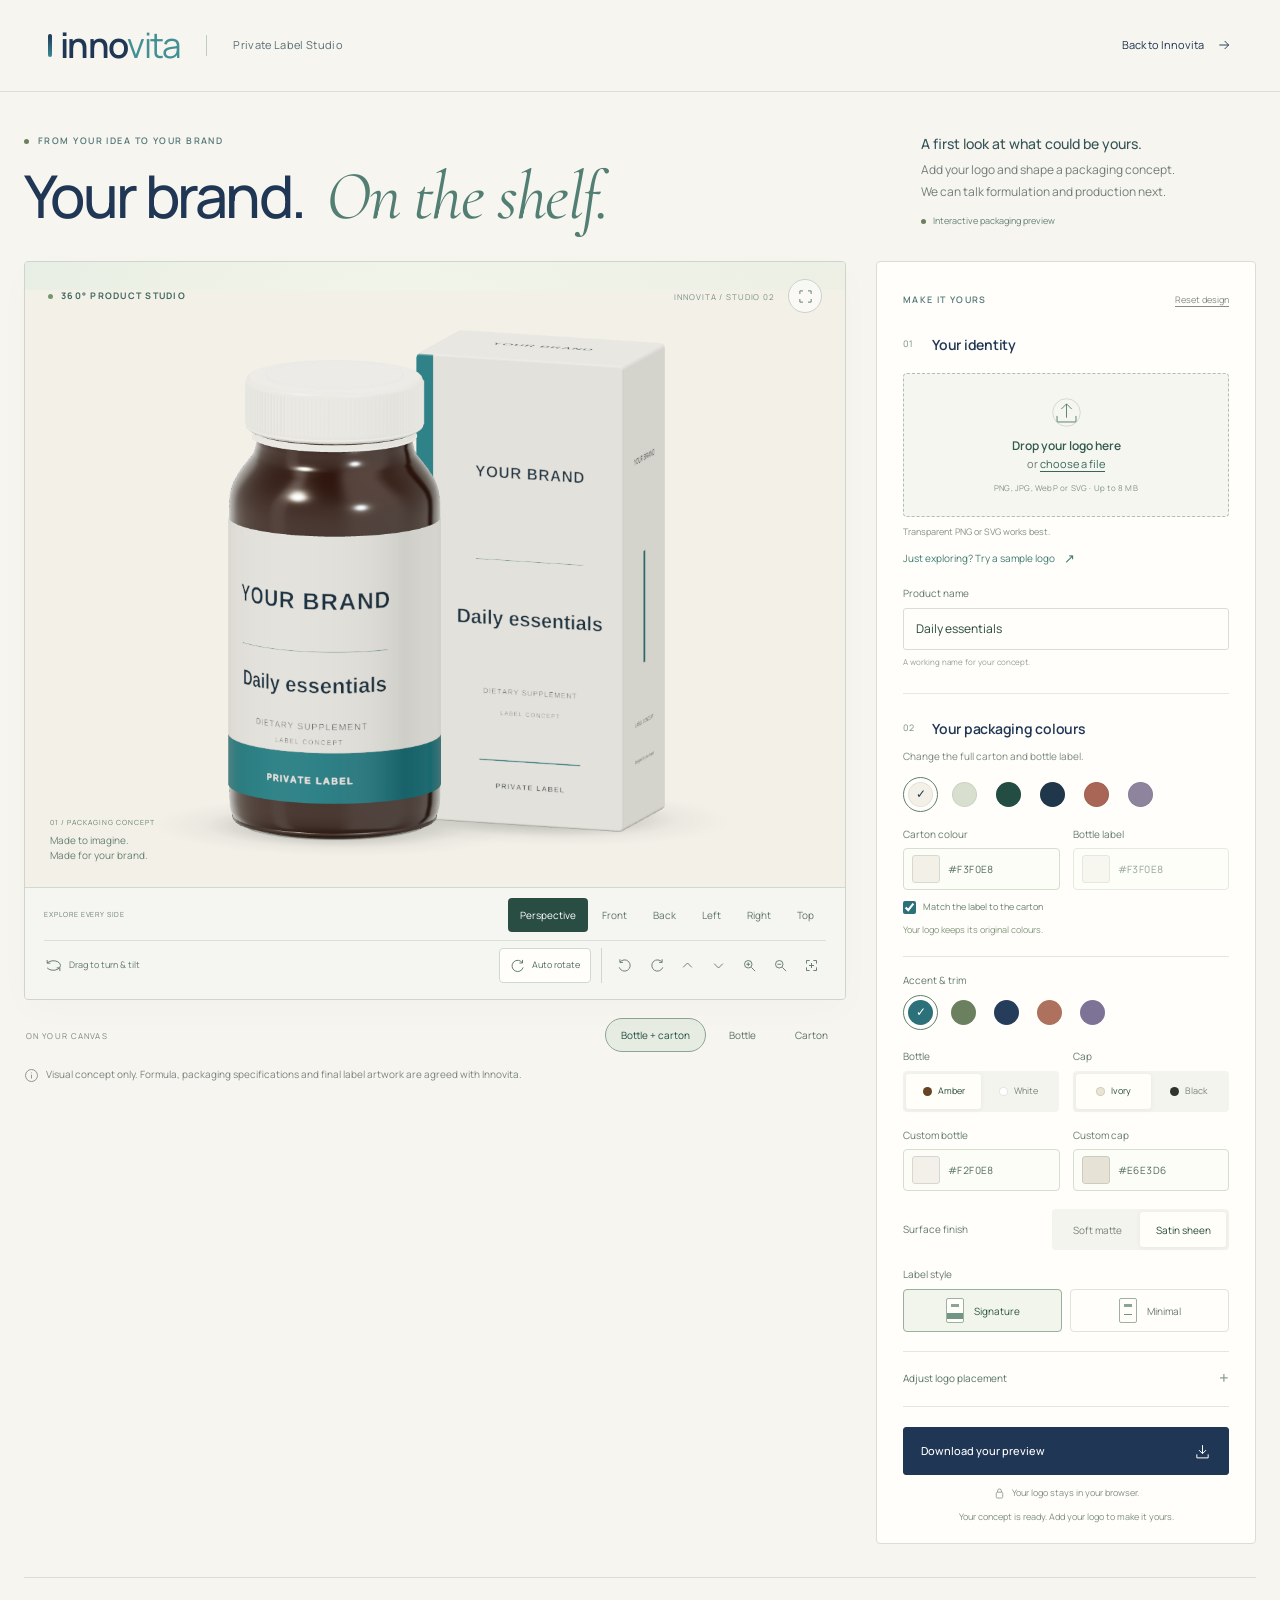
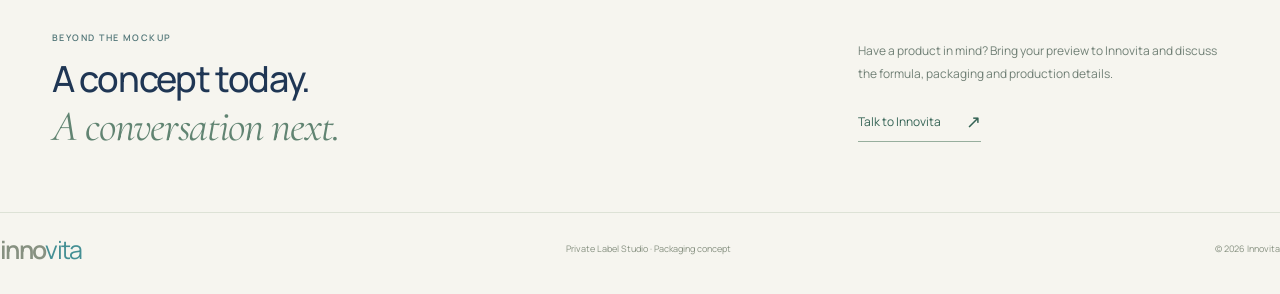
<file: private-label/index.html>
<!doctype html>
<html lang="en">
<head>
  <meta charset="utf-8">
  <meta name="viewport" content="width=device-width, initial-scale=1">
  <title>Private Label Studio | Innovita</title>
  <meta name="description" content="See your logo on a supplement bottle and carton. Explore a packaging concept with Innovita's private label studio.">
  <meta name="robots" content="noindex, nofollow">
  <meta name="theme-color" content="#f6f5ef">
  <link rel="icon" href="assets/favicon.svg" type="image/svg+xml">
  <link rel="preconnect" href="https://fonts.googleapis.com">
  <link rel="preconnect" href="https://fonts.gstatic.com" crossorigin>
  <link href="https://fonts.googleapis.com/css2?family=Manrope:wght@400;500;600;700;800&family=Cormorant+Garamond:wght@400;500;600&display=swap" rel="stylesheet">
  <link rel="stylesheet" href="assets/studio.css?v=20260928-premium2b">
  <script src="assets/three-r160.min.js" defer></script>
  <script src="assets/scene.js?v=20260928-premium2b" defer></script>
  <script src="assets/studio.js?v=20260928-premium2b" defer></script>
</head>
<body data-scene="loading">
  <a class="skip-link" href="#studio">Skip to the studio</a>
  <header class="site-header">
    <a class="wordmark" href="/" aria-label="Innovita home"><i aria-hidden="true"></i>inno<span>vita</span></a>
    <div class="header-context"><span class="header-divider" aria-hidden="true"></span>Private Label Studio</div>
    <a class="back-link" href="/">Back to Innovita <svg viewBox="0 0 24 24" aria-hidden="true"><path d="M5 12h14m-6-6 6 6-6 6"/></svg></a>
  </header>

  <main>
    <section class="studio-intro" aria-labelledby="studio-title">
      <div class="intro-heading"><div class="eyebrow"><span aria-hidden="true"></span>FROM YOUR IDEA TO YOUR BRAND</div><h1 id="studio-title">Your brand. <br><em>On the shelf.</em></h1></div>
      <div class="intro-copy"><p>A first look at what could be yours.</p><p>Add your logo and shape a packaging concept.<br>We can talk formulation and production next.</p><span class="concept-tag"><i aria-hidden="true"></i>Interactive packaging preview</span><button type="button" id="mobile-upload" class="mobile-upload"><span id="mobile-upload-label">Upload your logo</span><svg viewBox="0 0 24 24" aria-hidden="true"><path d="M12 17V4m-5 5 5-5 5 5M4 16v5h16v-5"/></svg></button><p id="mobile-upload-status" class="mobile-upload-status" aria-hidden="true"></p></div>
    </section>

    <section id="studio" class="studio-workspace" aria-label="Private label packaging studio">
      <div class="preview-column">
        <div class="preview-shell">
          <div class="preview-heading"><span class="live-indicator"><i aria-hidden="true"></i>360° PRODUCT STUDIO</span><div class="preview-heading-actions"><span class="studio-edition">INNOVITA / STUDIO 02</span><button type="button" id="expand-preview" class="icon-button" aria-label="Open fullscreen preview" title="Fullscreen preview"><svg viewBox="0 0 24 24" aria-hidden="true"><path d="M8 3H3v5m13-5h5v5M3 16v5h5m13-5v5h-5"/></svg></button></div></div>
          <div class="scene-surface" id="scene-surface">
            <div class="scene-word" aria-hidden="true">yours.</div>
            <div id="preview-mount" role="img" aria-label="Interactive preview of a supplement bottle and carton with your branding"></div>
            <svg id="fallback-preview" viewBox="0 0 800 650" role="img" aria-label="Packaging concept preview" xmlns="http://www.w3.org/2000/svg">
              <defs>
                <linearGradient id="bottle-glass" x1="0" x2="1"><stop stop-color="#3a210f"/><stop offset=".3" stop-color="#6f492e"/><stop offset=".56" stop-color="#382012"/><stop offset=".88" stop-color="#4e2e17"/><stop offset="1" stop-color="#241a12"/></linearGradient>
                <linearGradient id="cap-light" x1="0" x2="1"><stop stop-color="#c6c5b7"/><stop offset=".3" stop-color="#faf8e9"/><stop offset="1" stop-color="#c9c8bd"/></linearGradient>
                <linearGradient id="label-light" x1="0" x2="1"><stop stop-color="#d9d9ce"/><stop offset=".28" stop-color="#fffef5"/><stop offset=".8" stop-color="#f7f6ec"/><stop offset="1" stop-color="#d4d4c9"/></linearGradient>
                <radialGradient id="ground-shadow"><stop stop-color="#263b342e"/><stop offset="1" stop-color="#263b3400"/></radialGradient>
                <pattern id="cap-ribs" width="4" height="50" patternUnits="userSpaceOnUse"><path d="M1 0v50" stroke="#797b6940" stroke-width="1"/></pattern>
              </defs>
              <ellipse cx="403" cy="574" rx="300" ry="49" fill="url(#ground-shadow)"/>
              <g transform="translate(204 140) rotate(-4 100 200)">
                <path d="M0 20 181 0 230 30 49 50Z" fill="#f8f8ef" data-fallback-paper="carton"/>
                <path d="M181 0 230 30V390L181 361Z" fill="#d6ded1" data-fallback-paper="carton"/>
                <path d="M0 20 181 0V361L0 382Z" fill="#f4f5eb" stroke="#d0d7c8" data-fallback-paper="carton"/>
                <path d="M0 299 181 279V338L0 359Z" fill="#2c707a" data-fallback-accent/>
                <g transform="translate(0 20) skewY(-6)">
                  <text data-fallback-placeholder data-fallback-paper-text="carton" x="91" y="116" text-anchor="middle" fill="#1f3654" font-family="Arial,sans-serif" font-weight="600" font-size="21">YOUR BRAND</text>
                  <image id="fallback-logo-carton" x="31" y="53" width="120" height="100" preserveAspectRatio="xMidYMid meet"/>
                  <text id="fallback-product-carton" x="91" y="212" text-anchor="middle" fill="#1f3654" font-family="Arial,sans-serif" font-size="17">Daily essentials</text>
                  <text data-fallback-paper-text="carton" x="91" y="240" text-anchor="middle" fill="#64736c" font-family="Arial,sans-serif" font-size="8" letter-spacing="1">DIETARY SUPPLEMENT</text>
                  <text data-fallback-accent-text x="91" y="316" text-anchor="middle" fill="#fff" font-family="Arial,sans-serif" font-size="9" letter-spacing="1">LABEL CONCEPT</text>
                </g>
              </g>
              <g transform="translate(430 105) rotate(5 98 230)">
                <path d="M26 80V60H170V80Q169 96 180 117Q196 138 196 170V419Q196 450 168 454H28Q0 450 0 419V170Q0 136 15 116Q26 96 26 80Z" fill="url(#bottle-glass)" stroke="#392619"/>
                <rect x="20" y="28" width="157" height="60" rx="10" fill="url(#cap-light)"/>
                <rect x="21" y="37" width="155" height="42" rx="3" fill="url(#cap-ribs)"/>
                <ellipse cx="99" cy="29" rx="77" ry="12" fill="#f0efe4"/>
                <path d="M1 196Q98 211 195 196V411Q98 428 1 411Z" fill="url(#label-light)" data-fallback-paper="label"/>
                <path id="fallback-band" d="M1 356Q98 371 195 356V397Q98 414 1 397Z" fill="#2c707a" data-fallback-accent/>
                <text data-fallback-placeholder data-fallback-paper-text="label" x="99" y="254" text-anchor="middle" fill="#1f3654" font-family="Arial,sans-serif" font-weight="600" font-size="20">YOUR BRAND</text>
                <image id="fallback-logo" x="34" y="213" width="131" height="84" preserveAspectRatio="xMidYMid meet"/>
                <text id="fallback-product" x="99" y="321" text-anchor="middle" fill="#1f3654" font-family="Arial,sans-serif" font-size="17">Daily essentials</text>
                <text data-fallback-paper-text="label" x="99" y="340" text-anchor="middle" fill="#64736c" font-family="Arial,sans-serif" font-size="7" letter-spacing="1">DIETARY SUPPLEMENT</text>
                <text data-fallback-accent-text x="99" y="389" text-anchor="middle" fill="#fff" font-family="Arial,sans-serif" font-size="9" letter-spacing="1">LABEL CONCEPT</text>
              </g>
            </svg>
            <div class="scene-caption" aria-hidden="true"><span>01 / PACKAGING CONCEPT</span><span>Made to imagine.<br>Made for your brand.</span></div>
          </div>
          <div class="preview-tools">
            <div class="view-presets"><span>EXPLORE EVERY SIDE</span><div class="view-switch" role="group" aria-label="Preview angle"><button type="button" data-view="angle" aria-pressed="true">Perspective</button><button type="button" data-view="front" aria-pressed="false">Front</button><button type="button" data-view="back" aria-pressed="false">Back</button><button type="button" data-view="left" aria-pressed="false">Left</button><button type="button" data-view="right" aria-pressed="false">Right</button><button type="button" data-view="top" aria-pressed="false">Top</button></div></div>
            <div class="orbit-toolbar"><span class="drag-hint"><svg viewBox="0 0 24 24" aria-hidden="true"><path d="M4 9a9 6 0 1 1 0 6M4 5v4h4M20 19v-4h-4"/></svg>Drag to turn &amp; tilt</span><button type="button" id="auto-rotate" class="motion-button" aria-pressed="false"><svg viewBox="0 0 24 24" aria-hidden="true"><path d="M20 8a9 9 0 1 0 1 7m-1-7V3m0 5h-5"/></svg><span>Auto rotate</span></button><button type="button" id="orbit-mode" class="motion-button" aria-pressed="false"><svg viewBox="0 0 24 24" aria-hidden="true"><ellipse cx="12" cy="12" rx="10" ry="4"/><ellipse cx="12" cy="12" rx="4" ry="10"/></svg><span>Free orbit</span></button><div class="rotation-controls"><button type="button" id="rotate-left" class="icon-button" aria-label="Rotate packaging left" title="Rotate left"><svg viewBox="0 0 24 24"><path d="M8 7H3V2M3 7a9 9 0 1 1-1 8"/></svg></button><button type="button" id="rotate-right" class="icon-button" aria-label="Rotate packaging right" title="Rotate right"><svg viewBox="0 0 24 24"><path d="M16 7h5V2m0 5a9 9 0 1 0 1 8"/></svg></button><button type="button" id="tilt-up" class="icon-button" aria-label="Tilt view up" title="Tilt up"><svg viewBox="0 0 24 24"><path d="m5 15 7-7 7 7"/></svg></button><button type="button" id="tilt-down" class="icon-button" aria-label="Tilt view down" title="Tilt down"><svg viewBox="0 0 24 24"><path d="m5 9 7 7 7-7"/></svg></button><button type="button" id="zoom-in" class="icon-button" aria-label="Zoom in" title="Zoom in"><svg viewBox="0 0 24 24"><circle cx="10" cy="10" r="6"/><path d="m15 15 6 6M10 7v6m-3-3h6"/></svg></button><button type="button" id="zoom-out" class="icon-button" aria-label="Zoom out" title="Zoom out"><svg viewBox="0 0 24 24"><circle cx="10" cy="10" r="6"/><path d="m15 15 6 6M7 10h6"/></svg></button><button type="button" id="reset-view" class="icon-button" aria-label="Reset view" title="Reset view"><svg viewBox="0 0 24 24"><path d="M4 9V4h5m6 0h5v5M4 15v5h5m6 0h5v-5M8 12h8m-4-4v8"/></svg></button></div></div>
          </div>
        </div>
        <div class="packaging-picker" role="group" aria-label="Packaging shown"><span>ON YOUR CANVAS</span><div><button type="button" data-packaging="set" aria-pressed="true">Bottle + carton</button><button type="button" data-packaging="bottle" aria-pressed="false">Bottle</button><button type="button" data-packaging="carton" aria-pressed="false">Carton</button></div></div>
        <p class="preview-note"><svg viewBox="0 0 20 20" aria-hidden="true"><circle cx="10" cy="10" r="8"/><path d="M10 9v5m0-8v1"/></svg>Visual concept only. Formula, packaging specifications and final label artwork are agreed with Innovita.</p>
      </div>

      <aside class="design-panel" aria-label="Customize your packaging">
        <div class="panel-heading"><span class="eyebrow">MAKE IT YOURS</span><button type="button" id="reset-design">Reset design</button></div>
        <section class="control-section identity-section" aria-labelledby="identity-heading">
          <h2 id="identity-heading"><span>01</span>Your identity</h2>
          <label id="logo-dropzone" for="logo-file" tabindex="0" role="button" aria-label="Upload your brand logo">
            <svg class="upload-symbol" viewBox="0 0 36 36" aria-hidden="true"><path d="M18 24V8m-6 6 6-6 6 6M7 22v7h22v-7"/><circle cx="18" cy="18" r="16"/></svg>
            <strong>Drop your logo here</strong><span>or <u>choose a file</u></span><small>PNG, JPG, WebP or SVG · Up to 8 MB</small>
          </label>
          <input id="logo-file" class="visually-hidden" type="file" accept="image/png,image/jpeg,image/webp,image/svg+xml,.png,.jpg,.jpeg,.webp,.svg" aria-label="Choose logo file">
          <div id="logo-preview" hidden><span id="logo-thumb"><img alt="Your uploaded logo"></span><span id="logo-filename"></span><button type="button" id="logo-remove" aria-label="Remove uploaded logo">Remove</button></div>
          <p id="upload-status" class="upload-status" role="status" aria-live="polite">Transparent PNG or SVG works best.</p>
          <button type="button" id="sample-logo" class="sample-link">Just exploring? Try a sample logo <span aria-hidden="true">↗</span></button>
          <button type="button" id="sample-logo-light" class="sample-link" hidden>Try a light demo logo <span aria-hidden="true">↗</span></button>
          <div class="field"><label for="product-name">Product name</label><input id="product-name" type="text" maxlength="42" value="Daily essentials" autocomplete="off" spellcheck="false"><span class="field-hint">A working name for your concept.</span></div>
        </section>

        <section class="control-section finish-section" aria-labelledby="finish-heading">
          <h2 id="finish-heading"><span>02</span>Your packaging colours</h2>
          <p class="colour-intro">Change the full carton and bottle label.</p>
          <div class="colour-swatches packaging-swatches" role="group" aria-label="Packaging colour palette">
            <button type="button" data-packaging-color="#f3f0e8" aria-pressed="true" aria-label="Warm ivory packaging" style="--swatch:#f3f0e8;--tick:#1f3654"><span></span></button>
            <button type="button" data-packaging-color="#d9dfcf" aria-pressed="false" aria-label="Soft sage packaging" style="--swatch:#d9dfcf;--tick:#1f3654"><span></span></button>
            <button type="button" data-packaging-color="#234d42" aria-pressed="false" aria-label="Forest green packaging" style="--swatch:#234d42"><span></span></button>
            <button type="button" data-packaging-color="#20364b" aria-pressed="false" aria-label="Deep navy packaging" style="--swatch:#20364b"><span></span></button>
            <button type="button" data-packaging-color="#a96556" aria-pressed="false" aria-label="Terracotta packaging" style="--swatch:#a96556"><span></span></button>
            <button type="button" data-packaging-color="#8e849e" aria-pressed="false" aria-label="Muted lavender packaging" style="--swatch:#8e849e"><span></span></button>
          </div>
          <div class="colour-input-grid"><label class="colour-input"><span>Carton colour</span><span class="colour-input-control"><input id="packaging-color" type="color" value="#f3f0e8" aria-label="Custom carton colour"><output id="packaging-color-value" for="packaging-color">#F3F0E8</output></span></label><label class="colour-input"><span>Bottle label</span><span class="colour-input-control"><input id="label-color" type="color" value="#f3f0e8" aria-label="Custom bottle label colour"><output id="label-color-value" for="label-color">#F3F0E8</output></span></label></div>
          <label class="link-colours"><input type="checkbox" id="link-label-color" checked>Match the label to the carton</label>
          <p id="colour-hint" class="colour-hint">Your logo keeps its original colours.</p>
          <div class="control-label accent-label">Accent &amp; trim</div><div class="colour-swatches" role="group" aria-label="Label accent colour">
            <button type="button" data-accent="#2c707a" aria-pressed="true" aria-label="Ocean teal" style="--swatch:#2c707a"><span></span></button>
            <button type="button" data-accent="#6a805f" aria-pressed="false" aria-label="Botanical green" style="--swatch:#6a805f"><span></span></button>
            <button type="button" data-accent="#253d5b" aria-pressed="false" aria-label="Midnight blue" style="--swatch:#253d5b"><span></span></button>
            <button type="button" data-accent="#ad715d" aria-pressed="false" aria-label="Warm terracotta" style="--swatch:#ad715d"><span></span></button>
            <button type="button" data-accent="#7c7396" aria-pressed="false" aria-label="Soft lavender" style="--swatch:#7c7396"><span></span></button>
          </div>
          <div class="finish-grid"><div><span class="control-label">Bottle</span><div class="segmented" role="group" aria-label="Bottle finish"><button type="button" data-bottle="amber" aria-pressed="true"><i class="finish-dot amber"></i>Amber</button><button type="button" data-bottle="white" aria-pressed="false"><i class="finish-dot white"></i>White</button></div></div><div><span class="control-label">Cap</span><div class="segmented" role="group" aria-label="Cap finish"><button type="button" data-cap="ivory" aria-pressed="true"><i class="finish-dot ivory"></i>Ivory</button><button type="button" data-cap="black" aria-pressed="false"><i class="finish-dot black"></i>Black</button></div></div></div>
          <div class="colour-input-grid material-colours"><label class="colour-input"><span>Custom bottle</span><span class="colour-input-control"><input id="bottle-color" type="color" value="#f2f0e8" aria-label="Custom bottle colour"><output id="bottle-color-value" for="bottle-color">#F2F0E8</output></span></label><label class="colour-input"><span>Custom cap</span><span class="colour-input-control"><input id="cap-color" type="color" value="#e6e3d6" aria-label="Custom cap colour"><output id="cap-color-value" for="cap-color">#E6E3D6</output></span></label></div>
          <div class="surface-finish"><span class="control-label">Surface finish</span><div class="segmented" role="group" aria-label="Surface finish"><button type="button" data-surface-finish="matte" aria-pressed="false">Soft matte</button><button type="button" data-surface-finish="satin" aria-pressed="true">Satin sheen</button></div></div>
          <div class="style-field"><span class="control-label">Label style</span><div class="label-style-options" role="group" aria-label="Label style"><button type="button" data-label-style="signature" aria-pressed="true"><i class="style-icon signature" aria-hidden="true"></i>Signature</button><button type="button" data-label-style="minimal" aria-pressed="false"><i class="style-icon minimal" aria-hidden="true"></i>Minimal</button></div></div>
          <details class="placement-details"><summary>Adjust logo placement <span aria-hidden="true">+</span></summary><div class="range-field"><label for="logo-scale">Logo size <output id="logo-scale-value" for="logo-scale">100%</output></label><input id="logo-scale" type="range" min="65" max="150" value="100" step="1"></div><div class="range-field"><label for="logo-position">Vertical position <output id="logo-position-value" for="logo-position">0</output></label><input id="logo-position" type="range" min="-15" max="15" value="0" step="1"></div></details>
        </section>

        <div class="panel-delivery"><button type="button" id="download-preview" class="button-primary" disabled><span>Download your preview</span><svg viewBox="0 0 24 24" aria-hidden="true"><path d="M12 3v12m-5-5 5 5 5-5M4 16v5h16v-5"/></svg></button><p class="privacy-note"><svg viewBox="0 0 20 20" aria-hidden="true"><rect x="5" y="8" width="10" height="9" rx="2"/><path d="M7 8V6a3 3 0 0 1 6 0v2"/></svg>Your logo stays in your browser.</p><p id="studio-status" class="studio-status" role="status" aria-live="polite">Preparing your studio...</p><a id="download-ready" class="download-ready" hidden download>Save PNG</a></div>
      </aside>
    </section>

    <section class="next-step" aria-labelledby="next-title"><div><span class="eyebrow">BEYOND THE MOCKUP</span><h2 id="next-title">A concept today.<br><em>A conversation next.</em></h2></div><div><p>Have a product in mind? Bring your preview to Innovita and discuss the formula, packaging and production details.</p><a href="/#contact" target="_blank" rel="noopener" class="contact-link">Talk to Innovita <span aria-hidden="true">↗</span></a></div></section>
  </main>

  <footer class="site-footer"><a class="wordmark" href="/" aria-label="Innovita home">inno<span>vita</span></a><span>Private Label Studio · Packaging concept</span><span>© 2026 Innovita</span></footer>
  <noscript><div class="no-script">Enable JavaScript to add your logo and customize the packaging. The example above is a static concept.</div></noscript>
</body>
</html>
</file>
<file: private-label/assets/studio.css>
:root{color-scheme:light;--ink:#1f3654;--ink-muted:#657179;--teal:#2c707a;--cream:#f6f5ef;--line:#dbdfd8;--white:#fffefa;--sans:"Manrope",Arial,sans-serif;--serif:"Cormorant Garamond",Georgia,serif}
*{box-sizing:border-box}html{scroll-behavior:smooth}body{margin:0;background:var(--cream);color:var(--ink);font:400 14px/1.65 var(--sans);-webkit-font-smoothing:antialiased}button,input{font:inherit}button,a,input,summary{-webkit-tap-highlight-color:transparent}button{cursor:pointer}a{color:inherit;text-decoration:none}button:disabled{cursor:wait;opacity:.55}button:focus-visible,a:focus-visible,input:focus-visible,summary:focus-visible,[tabindex]:focus-visible{outline:3px solid #2c707a;outline-offset:4px}button svg,a svg{width:20px;height:20px;fill:none;stroke:currentColor;stroke-width:1.4;flex-shrink:0}[hidden]{display:none!important}.visually-hidden{position:absolute;width:1px;height:1px;padding:0;margin:-1px;overflow:hidden;clip:rect(0,0,0,0);white-space:nowrap;border:0}.skip-link{position:fixed;top:10px;left:10px;padding:10px 20px;background:var(--ink);color:#fff;transform:translateY(-180%);z-index:30}.skip-link:focus{transform:none}
.site-header{height:92px;max-width:1440px;margin:auto;display:flex;align-items:center;gap:27px;border-bottom:1px solid var(--line);padding:0 48px}.wordmark{font-weight:600;font-size:35px;letter-spacing:-1.7px;line-height:1;display:inline-flex;align-items:center}.wordmark>span{color:#448f94;font-weight:400}.wordmark>i{width:4px;height:23px;border-radius:3px;background:linear-gradient(#1f3654,#3a8b95);margin-right:8px}.wordmark>sup{font-size:9px;font-weight:400;letter-spacing:0;align-self:flex-start;margin:2px 0 0 3px}.header-context{display:flex;align-items:center;gap:26px;color:#596e74;font-size:11px;letter-spacing:.03em}.header-divider{height:21px;border-left:1px solid #becbc8}.back-link{margin-left:auto;display:flex;align-items:center;gap:12px;font-size:11px}.back-link svg{width:16px;height:16px}.back-link:hover{color:var(--teal)}
main{max-width:1344px;margin:auto;padding:0 24px}.studio-intro{display:flex;justify-content:space-between;align-items:flex-end;padding:39px 0 31px;gap:40px}.eyebrow{font-size:9px;font-weight:600;letter-spacing:.16em;color:#537779;display:flex;align-items:center;gap:9px}.eyebrow>span{height:5px;width:5px;border-radius:50%;background:#6a805f}.studio-intro h1{font-size:59px;line-height:.98;font-weight:500;letter-spacing:-2.7px;margin:14px 0 0}.studio-intro h1 br{display:none}.studio-intro h1 em{font-family:var(--serif);font-size:1.17em;font-weight:400;color:#527e73;letter-spacing:-1.8px;margin-left:12px}.intro-copy{padding-bottom:1px;min-width:335px}.intro-copy p{margin:0;color:#727e7c;font-size:12px;line-height:1.8}.intro-copy p:first-child{font-size:14px;color:#355257;font-weight:500;margin-bottom:3px}.concept-tag{display:flex;align-items:center;gap:7px;font-size:9px;color:#668178;margin-top:12px}.concept-tag i{width:5px;height:5px;background:#6a805f;border-radius:50%}
.studio-workspace{display:grid;grid-template-columns:minmax(0,1fr) 380px;gap:30px;align-items:start;padding-bottom:33px}.preview-column{position:sticky;top:20px;min-width:0}.preview-shell{position:relative;background:#e9eee7;border:1px solid #d5ded3;border-radius:4px;overflow:hidden}.preview-heading{position:absolute;inset:25px 27px auto;display:flex;justify-content:space-between;align-items:center;gap:10px;z-index:4;pointer-events:none}.live-indicator{font-size:9px;color:#3d6860;letter-spacing:.13em;font-weight:600;display:flex;align-items:center;gap:8px}.live-indicator i{width:5px;height:5px;background:#77976e;border-radius:50%}.studio-edition{font-size:8px;letter-spacing:.11em;color:#789083}.scene-surface{position:relative;isolation:isolate;height:575px;overflow:hidden;background:radial-gradient(ellipse at 47% 30%,#f8faf0 0,#f0f3e7 31%,transparent 70%),linear-gradient(145deg,#e7eee4,#eff0e4 65%,#e1e9df)}.scene-word{position:absolute;left:0;right:0;top:13%;text-align:center;color:#68866b13;font-family:var(--serif);font-style:italic;font-size:clamp(170px,24vw,310px);line-height:1;letter-spacing:-.05em;pointer-events:none;z-index:0}#preview-mount{position:absolute;inset:28px 0 0;z-index:2;touch-action:pan-y}#preview-mount canvas{display:block;width:100%;height:100%;outline:none}#fallback-preview{position:absolute;inset:22px 0 0;width:100%;height:calc(100% - 22px);z-index:1;pointer-events:none}body[data-scene=ready] #fallback-preview{visibility:hidden}body[data-scene=fallback] #preview-mount{display:none}.scene-caption{position:absolute;bottom:24px;left:25px;display:grid;gap:5px;color:#668273;z-index:3;pointer-events:none}.scene-caption span:first-child{font-size:7px;letter-spacing:.14em}.scene-caption span:last-child{font-size:10px;line-height:1.5}.preview-tools{height:64px;background:#ffffff47;border-top:1px solid #cfdbcd;display:flex;align-items:center;gap:12px;padding:0 22px;position:relative;z-index:4}.drag-hint{display:flex;align-items:center;gap:8px;color:#62796b;font-size:10px}.drag-hint svg{width:19px;height:19px;fill:none;stroke:currentColor;stroke-width:1.2}.view-switch{display:flex;align-items:center;gap:3px;margin-left:auto}.view-switch button{border:0;background:transparent;border-radius:3px;color:#738178;padding:8px 12px;min-height:37px;font-size:10px}.view-switch button[aria-pressed=true]{background:#ffffffe3;color:#264d45;box-shadow:0 1px 5px #2948370a}.rotation-controls{display:flex;align-items:center;border-left:1px solid #cbd6c8;padding-left:9px;gap:2px}.icon-button{display:grid;place-items:center;min-width:34px;height:37px;background:transparent;color:#587362;border:0;border-radius:4px}.icon-button svg{width:15px;height:15px}.icon-button:hover{background:#fff8}.packaging-picker{display:flex;align-items:center;justify-content:space-between;gap:18px;padding:18px 2px 10px}.packaging-picker>span{font-size:8px;letter-spacing:.14em;color:#7a8780}.packaging-picker>div{display:flex;gap:7px}.packaging-picker button{font-size:10px;color:#5d7269;border:1px solid transparent;background:transparent;border-radius:30px;min-height:34px;padding:6px 15px;white-space:nowrap}.packaging-picker button[aria-pressed=true]{border-color:#8ca493;background:#e7ece3;color:#234e42}.preview-note{font-size:10px;line-height:1.7;color:#7b8580;display:flex;align-items:flex-start;gap:7px;max-width:640px;margin:4px 0 0}.preview-note svg{width:15px;height:15px;fill:none;stroke:currentColor;stroke-width:1.1;flex-shrink:0;margin-top:2px}
.design-panel{background:#fffefa;border:1px solid #e0e2d9;border-radius:4px;padding:25px 26px 18px;min-width:0}.panel-heading{display:flex;justify-content:space-between;align-items:center;gap:10px;margin-bottom:20px}.panel-heading .eyebrow{font-size:9px;letter-spacing:.15em}.panel-heading>button{padding:3px 0;background:transparent;border:0;color:#858b86;text-decoration:underline;text-underline-offset:3px;font-size:9px;min-height:26px}.control-section h2{margin:0 0 17px;font-size:14px;font-weight:600;letter-spacing:-.25px;display:flex;align-items:center;gap:11px}.control-section h2>span{font-size:9px;font-weight:500;letter-spacing:0;color:#88a098;min-width:18px}.identity-section{padding-bottom:24px;border-bottom:1px solid #e6e7df}#logo-dropzone{display:flex;align-items:center;justify-content:center;flex-direction:column;min-height:144px;cursor:pointer;border:1px dashed #aebfb3;border-radius:4px;background:#f4f6ef;padding:16px 10px;transition:background .2s,border-color .2s}#logo-dropzone:hover,#logo-dropzone[data-dragging=true],#logo-dropzone.drag-over{background:#eaf0e4;border-color:#2c707a}.upload-symbol{width:31px;height:31px;fill:none;stroke:#597e70;stroke-width:1.1;margin-bottom:9px}.upload-symbol circle{stroke:#b6c8b8;stroke-width:.65}#logo-dropzone strong{font-size:12px;font-weight:600;line-height:1.5;color:#335951}#logo-dropzone>span{font-size:11px;color:#6c7c70}#logo-dropzone u{text-underline-offset:3px;color:#38665c}#logo-dropzone small{font-size:8px;letter-spacing:.025em;color:#869488;margin-top:8px}.upload-status{min-height:15px;font-size:9px;color:#849187;margin:8px 0 4px;line-height:1.6}.upload-status[data-error=true],.upload-status.is-error{color:#a54432}.sample-link{border:0;background:transparent;padding:0;min-height:28px;color:#407b72;font-size:10px;display:flex;align-items:center;gap:9px}.sample-link span{font-size:13px}#logo-preview{display:flex;align-items:center;gap:11px;background:#f2f5ee;border-radius:4px;padding:8px;margin-top:10px}#logo-thumb{width:40px;height:40px;border:1px solid #e1e5dc;border-radius:3px;background:#fff;display:grid;place-items:center;flex-shrink:0}#logo-thumb img{max-width:34px;max-height:34px;object-fit:contain}#logo-filename{font-size:10px;overflow:hidden;text-overflow:ellipsis;white-space:nowrap;flex:1;min-width:0}#logo-remove{border:0;background:transparent;font-size:9px;color:#697b71;text-decoration:underline;min-height:34px}.field{margin-top:14px}.field>label,.control-label{display:block;font-size:10px;color:#63796f;line-height:1.5;margin-bottom:7px}.field input{width:100%;background:#fffefb;border:1px solid #d9ded4;color:#274639;border-radius:3px;min-height:42px;padding:9px 12px;font-size:12px;outline-offset:2px}.field-hint{font-size:8px;color:#94a094;display:block;margin-top:5px}.finish-section{padding-top:23px}.colour-swatches{display:flex;gap:8px;margin-bottom:19px}.colour-swatches button{height:35px;width:35px;border-radius:50%;background:transparent;padding:4px;border:1px solid transparent;display:grid;place-items:center}.colour-swatches button>span{display:block;border-radius:50%;width:25px;height:25px;background:var(--swatch);position:relative}.colour-swatches button[aria-pressed=true]{border-color:#617e6e}.colour-swatches button[aria-pressed=true]>span:after{content:'✓';color:white;font-size:12px;position:absolute;inset:0;display:grid;place-items:center}.finish-grid{display:grid;grid-template-columns:1fr 1fr;gap:14px}.segmented{display:flex;background:#f3f4ee;padding:3px;border-radius:4px}.segmented button{min-height:35px;flex:1;display:flex;align-items:center;justify-content:center;gap:6px;font-size:9px;white-space:nowrap;border:0;border-radius:3px;background:transparent;color:#79847a;padding:5px}.segmented button[aria-pressed=true]{background:#fffef9;color:#284d3d;box-shadow:0 1px 5px #293c2910}.finish-dot{width:9px;height:9px;border-radius:50%;border:1px solid #26382820}.finish-dot.amber{background:#684424}.finish-dot.white{background:#fff}.finish-dot.ivory{background:#e8e5d5}.finish-dot.black{background:#30332e}.style-field{margin-top:17px}.label-style-options{display:flex;gap:8px}.label-style-options button{border:1px solid #dfe3da;border-radius:4px;min-height:43px;background:transparent;flex:1;display:flex;align-items:center;justify-content:center;gap:10px;font-size:10px;color:#6b7c6e}.label-style-options button[aria-pressed=true]{border-color:#9caf9e;background:#f1f5eb;color:#305746}.style-icon{width:18px;height:25px;border:1px solid #9eb09e;border-radius:2px;position:relative;background:#fffef9}.style-icon:before{content:'';position:absolute;top:5px;left:4px;right:4px;height:3px;background:#8da492}.style-icon.signature:after{content:'';position:absolute;bottom:3px;left:0;right:0;height:6px;background:#739586}.style-icon.minimal:after{content:'';position:absolute;bottom:7px;left:4px;right:4px;border-top:1px solid #739586}.placement-details{margin-top:19px;border-top:1px solid #e4e7dd}.placement-details summary{list-style:none;display:flex;justify-content:space-between;align-items:center;cursor:pointer;padding:12px 0;font-size:10px;color:#567363;min-height:43px}.placement-details summary::-webkit-details-marker{display:none}.placement-details summary span{font-size:17px;color:#7c927e;font-weight:400}.placement-details[open] summary span{transform:rotate(45deg)}.range-field{margin:4px 0 14px}.range-field label{display:flex;justify-content:space-between;font-size:10px;color:#738473;margin-bottom:4px}.range-field output{color:#375e48;font-variant-numeric:tabular-nums}.range-field input{width:100%;height:20px;accent-color:#2c707a;cursor:pointer}.panel-delivery{border-top:1px solid #e4e7dd;padding-top:20px;margin-top:2px}.button-primary{display:flex;width:100%;align-items:center;justify-content:space-between;gap:13px;min-height:48px;padding:12px 17px;border:1px solid var(--ink);border-radius:3px;background:var(--ink);color:white;font-size:11px;font-weight:500;transition:background .2s,transform .2s}.button-primary:hover{background:#294665;transform:translateY(-1px)}.button-primary svg{height:17px;width:17px}.privacy-note{display:flex;justify-content:center;gap:6px;align-items:center;font-size:9px;margin:11px 0 0;color:#839080}.privacy-note svg{height:13px;width:13px;fill:none;stroke:currentColor;stroke-width:1.2}.studio-status{font-size:9px;line-height:1.6;text-align:center;color:#81907e;margin:9px 0 0;min-height:14px}.studio-status[data-error=true],.studio-status.is-error{color:#a54432}
.next-step{border-top:1px solid #d8ded2;display:grid;grid-template-columns:1fr 1fr;gap:60px;align-items:center;padding:53px 28px 60px}.next-step h2{font-size:36px;letter-spacing:-1.3px;line-height:1.18;font-weight:500;margin:13px 0 0}.next-step h2 em{font-family:var(--serif);font-size:1.2em;font-weight:400;color:#618472}.next-step>div:last-child{max-width:370px;justify-self:end}.next-step p{font-size:12px;color:#718076;line-height:1.9;margin:0 0 16px}.contact-link{display:inline-flex;gap:25px;align-items:center;border-bottom:1px solid #97ae9d;padding:5px 0;font-size:12px;color:#356355}.contact-link span{font-size:18px}.site-footer{max-width:1296px;margin:auto;padding:24px 0 32px;border-top:1px solid #dde2d6;display:flex;align-items:center;justify-content:space-between;gap:25px;color:#879181;font-size:9px}.site-footer .wordmark{font-size:25px}.no-script{background:#fff6db;color:#58491d;padding:16px;position:fixed;bottom:0;inset-inline:0;z-index:20;text-align:center}
@media(min-width:1500px){main{max-width:1440px;padding-inline:48px}.scene-surface{height:610px}.studio-workspace{grid-template-columns:minmax(0,1fr) 390px;gap:38px}.site-footer{max-width:1344px}}
@media(max-width:1100px){.site-header{padding-inline:30px}.studio-intro h1{font-size:48px}.studio-intro h1 br{display:block}.studio-intro h1 em{margin-left:0}.studio-workspace{grid-template-columns:minmax(0,1fr) 340px;gap:20px}.design-panel{padding:23px 21px 17px}.scene-surface{height:575px}.preview-tools{padding-inline:13px;gap:8px}.drag-hint{font-size:9px;gap:5px}.view-switch button{padding-inline:7px}.rotation-controls{padding-left:6px}.icon-button{min-width:29px}.packaging-picker{flex-direction:column;gap:8px;align-items:center}.packaging-picker>span{font-size:7px}.site-footer{margin-inline:24px}}
@media(max-width:800px){.site-header{height:77px;padding-inline:23px;gap:20px}.wordmark{font-size:29px}.wordmark>i{height:20px}.header-context{gap:16px;font-size:10px}.back-link{font-size:0;gap:0}.back-link svg{width:21px;height:21px}.studio-intro{padding-top:29px;gap:25px}.studio-intro h1{font-size:43px}.intro-copy{min-width:0;max-width:260px}.intro-copy p{font-size:10px}.intro-copy p:first-child{font-size:12px}.studio-workspace{grid-template-columns:1fr;gap:22px}.preview-column{position:relative;top:auto}.scene-surface{height:490px}.design-panel{padding:26px;display:grid;grid-template-columns:1fr 1fr;column-gap:27px}.panel-heading{grid-column:1/-1;margin-bottom:24px}.identity-section{padding-bottom:0;border-bottom:0;border-right:1px solid #e4e7dc;padding-right:24px}.finish-section{padding-top:0}.panel-delivery{grid-column:1/-1;display:grid;grid-template-columns:1fr 1fr;align-items:center;gap:5px 24px;margin-top:22px}.button-primary{grid-column:2;grid-row:1/3}.privacy-note{justify-content:flex-start;margin:0}.studio-status{text-align:left;margin:0}.next-step{padding:40px 0;gap:30px}.next-step h2{font-size:30px}.site-footer{font-size:8px}}
@media(max-width:540px){main{padding:0 18px}.site-header{padding-inline:19px;height:71px;gap:17px}.header-context{font-size:8px;gap:15px}.header-divider{height:18px}.wordmark{font-size:27px}.wordmark>i{height:18px;width:3px;margin-right:6px}.back-link svg{width:18px;height:18px}.studio-intro{display:block;padding:27px 2px 22px}.eyebrow{font-size:8px;letter-spacing:.11em}.studio-intro h1{font-size:43px;letter-spacing:-2px;line-height:1.06;margin-top:12px}.studio-intro h1 br{display:none}.studio-intro h1 em{display:block;margin-left:0;font-size:1.19em;letter-spacing:-1.8px}.intro-copy{margin-top:18px;max-width:100%}.intro-copy p:first-child{display:none}.intro-copy p{font-size:11px;line-height:1.8}.intro-copy p br{display:none}.concept-tag{margin-top:10px;font-size:8px}.studio-workspace{gap:20px}.preview-heading{inset:16px 16px auto}.live-indicator{font-size:7px;gap:6px;letter-spacing:.1em}.studio-edition{font-size:6px;letter-spacing:.08em}.scene-surface{height:380px}.scene-word{font-size:155px;top:16%}#preview-mount{inset:30px -6px 0}.scene-caption{left:16px;bottom:13px;gap:4px}.scene-caption span:first-child{font-size:6px}.scene-caption span:last-child{font-size:8px}.preview-tools{height:55px;padding-inline:9px;gap:6px}.drag-hint{font-size:0;gap:0}.drag-hint svg{width:18px;height:18px}.view-switch{margin-left:0;flex:1;justify-content:center}.view-switch button{min-height:37px;font-size:9px;padding:6px 10px}.rotation-controls{gap:0;padding-left:6px}.icon-button{min-width:29px}.icon-button svg{width:14px}.packaging-picker{padding:15px 0 8px;gap:7px;flex-direction:row;justify-content:space-between}.packaging-picker>span{font-size:6px;letter-spacing:.07em;max-width:54px}.packaging-picker>div{gap:1px}.packaging-picker button{font-size:8px;padding-inline:11px;min-height:32px}.preview-note{font-size:8px;gap:5px;margin-top:5px}.preview-note svg{width:12px;height:12px}.design-panel{display:block;padding:24px 23px 19px}.panel-heading{margin-bottom:18px}.control-section h2{font-size:15px;margin-bottom:17px}#logo-dropzone{min-height:149px}#logo-dropzone strong{font-size:13px}#logo-dropzone>span{font-size:12px}#logo-dropzone small{font-size:9px}.upload-status{font-size:10px;min-height:16px}.sample-link{font-size:11px;min-height:35px}.field{margin-top:17px}.field>label,.control-label{font-size:11px}.field input{font-size:14px;min-height:45px}.field-hint{font-size:9px}.identity-section{border-right:0;padding-right:0;border-bottom:1px solid #e4e7dc;padding-bottom:23px}.finish-section{padding-top:25px}.colour-swatches{gap:12px}.colour-swatches button{width:40px;height:40px}.colour-swatches button>span{width:28px;height:28px}.finish-grid{gap:15px}.segmented button{font-size:10px;min-height:38px}.label-style-options button{font-size:11px;min-height:46px}.placement-details summary{font-size:11px;min-height:46px}.range-field label{font-size:11px}.range-field input{height:30px}.panel-delivery{display:block;padding-top:20px;margin-top:0}.button-primary{min-height:51px;font-size:12px}.privacy-note{justify-content:center;margin-top:13px;font-size:10px}.studio-status{text-align:center;margin-top:8px;font-size:9px}.next-step{display:block;padding:32px 5px 39px}.next-step h2{font-size:34px}.next-step>div:last-child{margin-top:22px}.next-step p{font-size:11px}.contact-link{font-size:12px}.site-footer{padding:21px 0 27px;margin-inline:20px;gap:14px;flex-wrap:wrap}.site-footer .wordmark{font-size:24px}.site-footer>span:first-of-type{margin-left:auto}.site-footer>span:last-child{width:100%;text-align:right}.no-script{font-size:12px}}
.upload-status[data-state=error],.studio-status[data-state=error]{color:#a54432}
.download-ready{display:flex;align-items:center;justify-content:center;gap:13px;font-size:10px;color:#2c707a;text-decoration:underline;text-underline-offset:3px;padding:10px;grid-column:1/-1}.download-ready img{width:72px;height:54px;object-fit:contain;background:#f3f0e8;border:1px solid #e1e5d9;border-radius:3px}
.mobile-upload,.intro-copy .mobile-upload-status{display:none}
@media(max-width:540px){.mobile-upload{margin-top:15px;display:flex;align-items:center;justify-content:space-between;gap:20px;min-height:44px;padding:10px 15px;width:100%;border:1px solid #2c707a;border-radius:3px;background:#2c707a;color:#fff;font-size:11px}.mobile-upload svg{width:17px;height:17px}.intro-copy .mobile-upload-status:not(:empty){display:block;font-size:9px;margin-top:6px;color:#4a7661}.intro-copy .mobile-upload-status[data-state=error]{color:#a54432}}
@media(min-width:801px) and (max-height:850px){.scene-surface{height:max(360px,calc(100svh - 230px))}.preview-column{top:15px}}
@media(max-width:540px){.scene-caption{display:none}}
/* Premium studio: explicit 360-degree navigation and real packaging colours. */
.preview-shell{border-color:#cfd5cb;box-shadow:0 10px 38px #263c2a05}
.preview-heading{inset:17px 23px auto}.preview-heading-actions{display:flex;align-items:center;gap:13px;pointer-events:auto}.preview-heading-actions .icon-button{border:1px solid #c9d2c6;background:#ffffff94;border-radius:50%;min-width:34px;height:34px;min-height:34px}.live-indicator{font-size:9px;letter-spacing:.14em;font-weight:700}
.preview-tools{height:auto;min-height:112px;padding:10px 19px 9px;display:block;background:#f7f8f2e8}
.view-presets{display:flex;align-items:center;justify-content:space-between;gap:14px;padding-bottom:8px;border-bottom:1px solid #d9e1d4}
.view-presets>span{font-size:7px;color:#6e8272;letter-spacing:.12em;white-space:nowrap}
.view-switch{margin-left:0;gap:2px;flex:1;justify-content:flex-end}.view-switch button{font-size:10px;padding:7px 12px;min-height:34px;color:#617568;border-radius:4px}.view-switch button[aria-pressed=true]{background:#294d43;color:#fff;box-shadow:none}
.orbit-toolbar{display:flex;align-items:center;gap:10px;padding-top:7px}.orbit-toolbar .drag-hint{font-size:9px;gap:6px;white-space:nowrap;margin-right:auto}.orbit-toolbar .rotation-controls{border-left:1px solid #ced8c8;gap:1px;padding-left:8px}.orbit-toolbar .icon-button{min-width:30px;height:35px;min-height:35px}.orbit-toolbar .icon-button:hover{background:#e1e8d9}.motion-button{display:flex;align-items:center;justify-content:center;gap:7px;font-size:9px;min-height:35px;border:1px solid #d0dacc;background:#fffefa;border-radius:4px;padding:6px 10px;white-space:nowrap;color:#4c6e60}.motion-button svg{width:15px;height:15px}.motion-button[aria-pressed=true]{background:#e0eadd;border-color:#8ba78c;color:#244d36}#orbit-mode{display:none}
.colour-intro{font-size:10px;line-height:1.6;color:#7a8a7e;margin:-9px 0 13px}.packaging-swatches{gap:9px;margin-bottom:14px}.colour-swatches button[aria-pressed=true]>span:after{color:var(--tick,#fff)}.packaging-swatches button>span{box-shadow:inset 0 0 0 1px #18332012}.colour-input-grid{display:grid;grid-template-columns:1fr 1fr;gap:13px}.colour-input{display:block;font-size:10px;color:#657c6d}.colour-input>span:first-child{display:block;margin-bottom:6px}.colour-input-control{min-height:42px;padding:5px 8px;display:flex;align-items:center;gap:8px;border:1px solid #d5decf;background:#fcfdf6;border-radius:4px}.colour-input input[type=color]{width:28px;height:28px;border:0;padding:0;border-radius:3px;background:transparent;cursor:pointer;flex-shrink:0}.colour-input input[type=color]::-webkit-color-swatch-wrapper{padding:0}.colour-input input[type=color]::-webkit-color-swatch{border:1px solid #16362820;border-radius:3px}.colour-input output{font:10px/1.3 var(--sans);color:#536d5b;letter-spacing:.04em;font-variant-numeric:tabular-nums}.colour-input-control:has(input:disabled){opacity:.62}.link-colours{display:flex;align-items:center;gap:7px;color:#69806e;font-size:9px;margin-top:10px;cursor:pointer}.link-colours input{margin:0;width:13px;height:13px;accent-color:#2c707a}.colour-hint{font-size:9px;color:#889780;line-height:1.65;margin:8px 0 18px}.accent-label{padding-top:16px;border-top:1px solid #e2e7dc}.material-colours{margin-top:15px}.surface-finish{display:grid;grid-template-columns:1fr 1.3fr;align-items:center;gap:12px;margin-top:18px}.surface-finish .control-label{margin:0}.surface-finish button{font-size:10px}.colour-input label{cursor:pointer}.design-panel{border-color:#d9dfd3}.finish-section>h2{font-size:14px}
.preview-shell:fullscreen{border:0;border-radius:0;width:100%;height:100%;display:flex;flex-direction:column;background:#efede6}.preview-shell:fullscreen .scene-surface{height:auto!important;flex:1;min-height:0}.preview-shell:fullscreen .preview-tools{flex-shrink:0;width:100%;padding-inline:max(24px,calc((100vw - 1000px)/2))}.preview-shell:fullscreen .preview-heading{inset:22px 30px auto}.preview-shell:fullscreen #preview-mount{inset:15px 0 0}.preview-shell:fullscreen .view-presets>span{font-size:9px}.preview-shell:fullscreen .scene-caption{display:none}
@media(min-width:801px) and (max-height:900px){.scene-surface{height:max(330px,calc(100svh - 275px))}.preview-column{top:14px}}
@media(max-width:1100px) and (min-width:801px){.preview-tools{padding-inline:12px}.view-presets>span{display:none}.view-switch{justify-content:space-between}.view-switch button{padding-inline:9px;font-size:9px}.orbit-toolbar .drag-hint{display:none}.orbit-toolbar{justify-content:space-between}.orbit-toolbar .rotation-controls{gap:0;padding-left:5px}.orbit-toolbar .icon-button{min-width:27px}.packaging-swatches{gap:5px}.colour-input-grid{gap:9px}.colour-input-control{gap:6px;padding-inline:6px}.colour-input output{font-size:9px}.colour-input input[type=color]{width:25px;height:25px}}
@media(max-width:800px){#orbit-mode{display:flex}.preview-tools{padding:10px 16px}.orbit-toolbar .drag-hint{display:none}.orbit-toolbar{justify-content:center;gap:10px}.view-switch{justify-content:space-between}.view-presets>span{font-size:6px}.preview-shell:fullscreen .preview-tools{padding-inline:18px}}
@media(max-width:540px){.preview-heading{inset:12px 14px auto}.preview-heading-actions{gap:8px}.studio-edition{display:none}.live-indicator{font-size:7px;letter-spacing:.11em}.preview-heading-actions .icon-button{width:29px;height:29px;min-width:29px;min-height:29px}.preview-heading-actions .icon-button svg{width:14px;height:14px}.scene-surface{height:395px}.preview-tools{min-height:0;padding:11px 11px 8px}.view-presets{display:block;padding-bottom:7px}.view-presets>span{display:block;font-size:7px;text-align:center;margin-bottom:7px}.view-switch{display:grid;grid-template-columns:repeat(3,minmax(0,1fr));gap:3px}.view-switch button{padding:5px 8px;font-size:10px;min-height:34px}.orbit-toolbar{display:grid;grid-template-columns:1fr 1fr;gap:6px;padding-top:8px}.motion-button{min-height:35px;font-size:10px;width:100%}.orbit-toolbar .rotation-controls{grid-column:1/-1;border-left:0;border-top:1px solid #dce3d6;padding:5px 0 0;justify-content:space-between;gap:3px}.orbit-toolbar .icon-button{flex:1;min-width:31px;height:36px;min-height:36px}.orbit-toolbar .icon-button svg{height:15px;width:15px}.colour-intro{font-size:11px}.packaging-swatches{gap:6px;justify-content:space-between}.packaging-swatches button{width:36px;height:36px}.packaging-swatches button>span{width:26px;height:26px}.colour-input{font-size:11px}.colour-input-control{min-height:45px}.colour-input output{font-size:10px}.link-colours{font-size:10px;min-height:29px}.link-colours input{width:16px;height:16px}.colour-hint{font-size:10px}.surface-finish{grid-template-columns:1fr 1.2fr}.surface-finish button{font-size:10px}.preview-shell:fullscreen .preview-heading{inset:12px 14px auto}.preview-shell:fullscreen .preview-tools{padding-inline:12px}.preview-shell:fullscreen .view-presets>span{display:none}.preview-shell:fullscreen .scene-surface{min-height:200px}.preview-shell:fullscreen .preview-tools{min-height:0}}
.preview-shell.is-expanded{position:fixed;inset:14px;z-index:1002;border-radius:6px;display:flex;flex-direction:column;background:#efede6;box-shadow:0 30px 100px #081c1b60}
body[data-preview-expanded=true]:before{content:'';position:fixed;inset:0;background:#142623aa;backdrop-filter:blur(5px);z-index:1000}
body[data-preview-expanded=true] .preview-column{z-index:1001}
.preview-shell.is-expanded .scene-surface{height:auto!important;flex:1;min-height:0}
.preview-shell.is-expanded .preview-tools{flex-shrink:0;width:100%;padding-inline:max(24px,calc((100vw - 1040px)/2))}
.preview-shell.is-expanded .preview-heading{inset:19px 24px auto}
.preview-shell.is-expanded #preview-mount{inset:16px 0 0}
.preview-shell.is-expanded .scene-caption{display:none}
@media(max-width:540px){.preview-heading-actions .icon-button{width:36px;height:36px;min-width:36px;min-height:36px}.preview-shell.is-expanded{inset:6px}.preview-shell.is-expanded .preview-heading{inset:10px 12px auto}.preview-shell.is-expanded .preview-tools{padding:7px 10px}.preview-shell.is-expanded .view-presets>span{display:none}.preview-shell.is-expanded .view-switch button{min-height:31px}.preview-shell.is-expanded .scene-surface{min-height:150px}}
@media(prefers-reduced-motion:reduce){html{scroll-behavior:auto}*,*:before,*:after{transition:none!important;animation:none!important}}
</file>
